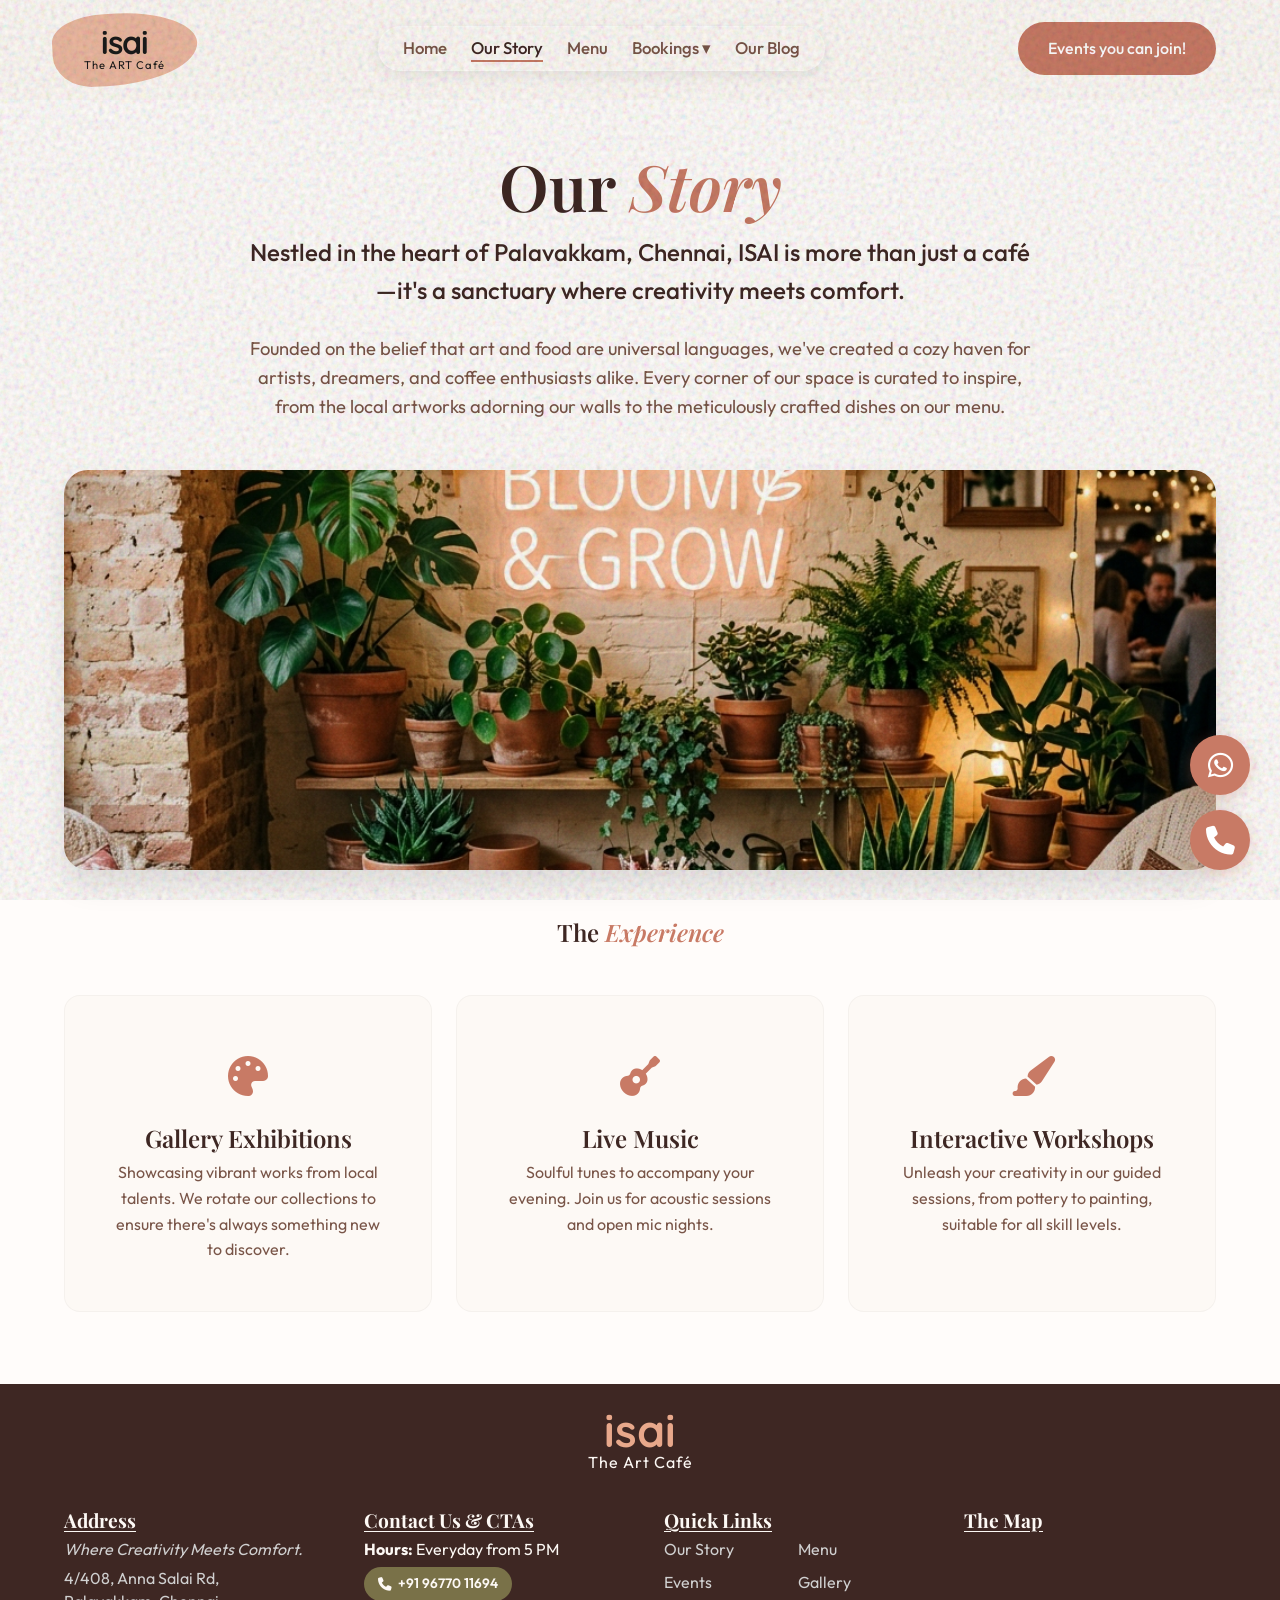
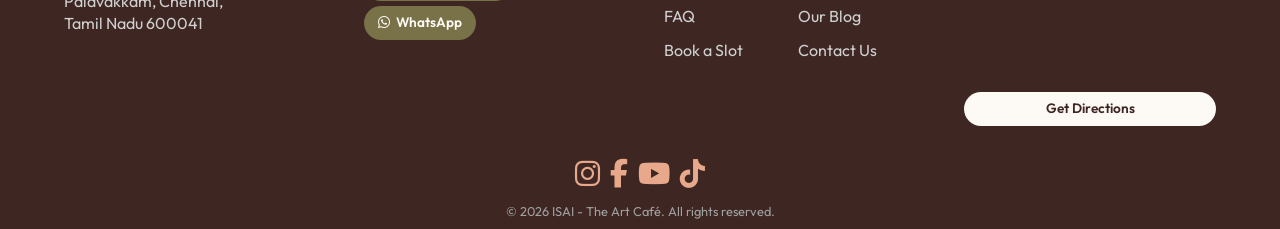
<file: about.html>
<!DOCTYPE html>
<html lang="en">

<head>
    <meta charset="UTF-8">
    <meta name="viewport" content="width=device-width, initial-scale=1.0">
    <title>Our Story | ISAI - The Art Café</title>
    <link rel="preconnect" href="https://fonts.googleapis.com">
    <link rel="preconnect" href="https://fonts.gstatic.com" crossorigin>
    <link href="https://fonts.googleapis.com/css2?family=Outfit:wght@300;400;500;600&family=Playfair+Display:ital,wght@0,400;0,600;0,700;1,400;1,600&family=Quicksand:wght@600;700&display=swap" rel="stylesheet">
    <link rel="stylesheet" href="https://cdnjs.cloudflare.com/ajax/libs/font-awesome/6.4.0/css/all.min.css">
    <link rel="stylesheet" href="style.css">
</head>

<body>
    <div class="texture-overlay" aria-hidden="true"></div>

    <div class="page-wrapper fade-in-scale">
        <div id="navbar-container"></div>

        <main class="page-content">
            <section class="experience-section">
                <div class="section-container">
                    <h1 class="page-title text-center">Our <span class="italic-accent">Story</span></h1>
                    
                    <div class="story-content">
                        <p class="about-copy lead">Nestled in the heart of Palavakkam, Chennai, ISAI is more than just a café—it's a sanctuary where creativity meets comfort.</p>
                        
                        <p class="about-copy">Founded on the belief that art and food are universal languages, we've created a cozy haven for artists, dreamers, and coffee enthusiasts alike. Every corner of our space is curated to inspire, from the local artworks adorning our walls to the meticulously crafted dishes on our menu.</p>
                        
                        <div class="story-image-placeholder mt-lg mb-lg" style="background-image: url('assets/images/gallery_1.png'); height: 400px; background-size: cover; background-position: center; border-radius: var(--radius-lg); box-shadow: 0 15px 30px rgba(0,0,0,0.1);"></div>

                        <h2 class="section-subtitle text-center mb-md">The <span class="italic-accent">Experience</span></h2>
                        <div class="features-grid">
                            <article class="feature-card">
                                <span class="feature-icon" aria-hidden="true"><i class="fa-solid fa-palette"></i></span>
                                <h3>Gallery Exhibitions</h3>
                                <p>Showcasing vibrant works from local talents. We rotate our collections to ensure there's always something new to discover.</p>
                            </article>
                            <article class="feature-card">
                                <span class="feature-icon" aria-hidden="true"><i class="fa-solid fa-guitar"></i></span>
                                <h3>Live Music</h3>
                                <p>Soulful tunes to accompany your evening. Join us for acoustic sessions and open mic nights.</p>
                            </article>
                            <article class="feature-card">
                                <span class="feature-icon" aria-hidden="true"><i class="fa-solid fa-paintbrush"></i></span>
                                <h3>Interactive Workshops</h3>
                                <p>Unleash your creativity in our guided sessions, from pottery to painting, suitable for all skill levels.</p>
                            </article>
                        </div>
                    </div>
                </div>
            </section>
        </main>

        <div id="footer-container"></div>
    </div>

    <script src="script.js"></script>
</body>

</html>
</file>
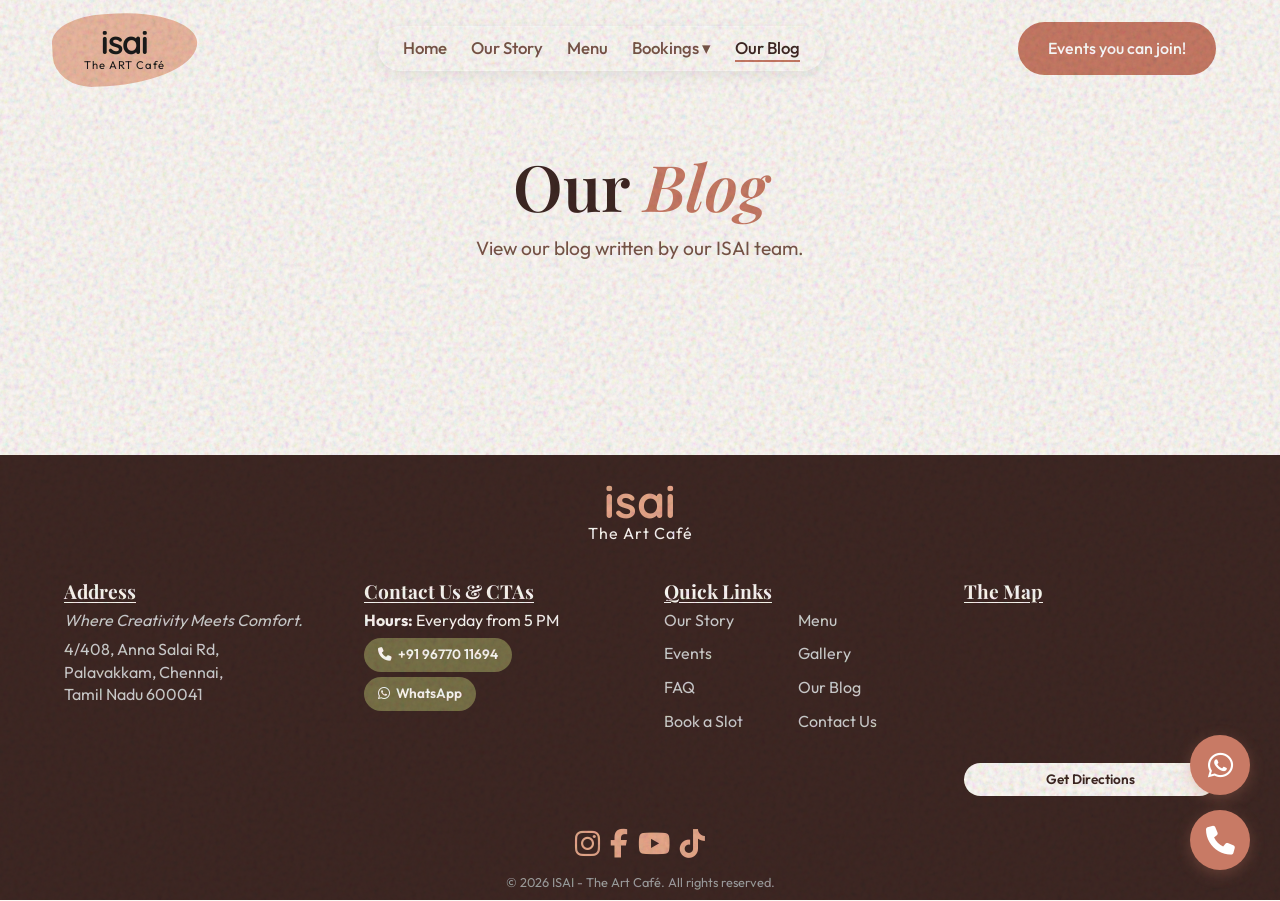
<file: blog.html>
<!DOCTYPE html>
<html lang="en">

<head>
    <meta charset="UTF-8">
    <meta name="viewport" content="width=device-width, initial-scale=1.0">
    <title>Blog | ISAI - The Art Café</title>
    <link rel="preconnect" href="https://fonts.googleapis.com">
    <link rel="preconnect" href="https://fonts.gstatic.com" crossorigin>
    <link
        href="https://fonts.googleapis.com/css2?family=Outfit:wght@300;400;500;600&family=Playfair+Display:ital,wght@0,400;0,600;0,700;1,400;1,600&family=Quicksand:wght@600;700&display=swap"
        rel="stylesheet">
    <link rel="stylesheet" href="https://cdnjs.cloudflare.com/ajax/libs/font-awesome/6.4.0/css/all.min.css">
    <link rel="stylesheet" href="style.css">
</head>

<body>
    <div class="texture-overlay" aria-hidden="true"></div>

    <div class="page-wrapper fade-in-scale">
        <div id="navbar-container"></div>

        <main class="page-content">
            <section class="menu-section bg-cream">
                <div class="section-container">
                    <div class="text-center mb-xl">
                        <h1 class="page-title">Our <span class="italic-accent">Blog</span></h1>
                        <p class="subtitle text-subtle">View our blog written by our ISAI team.</p>
                    </div>
                </div>
            </section>
        </main>

        <div id="footer-container"></div>
    </div>

    <script src="script.js"></script>
</body>

</html>
</file>
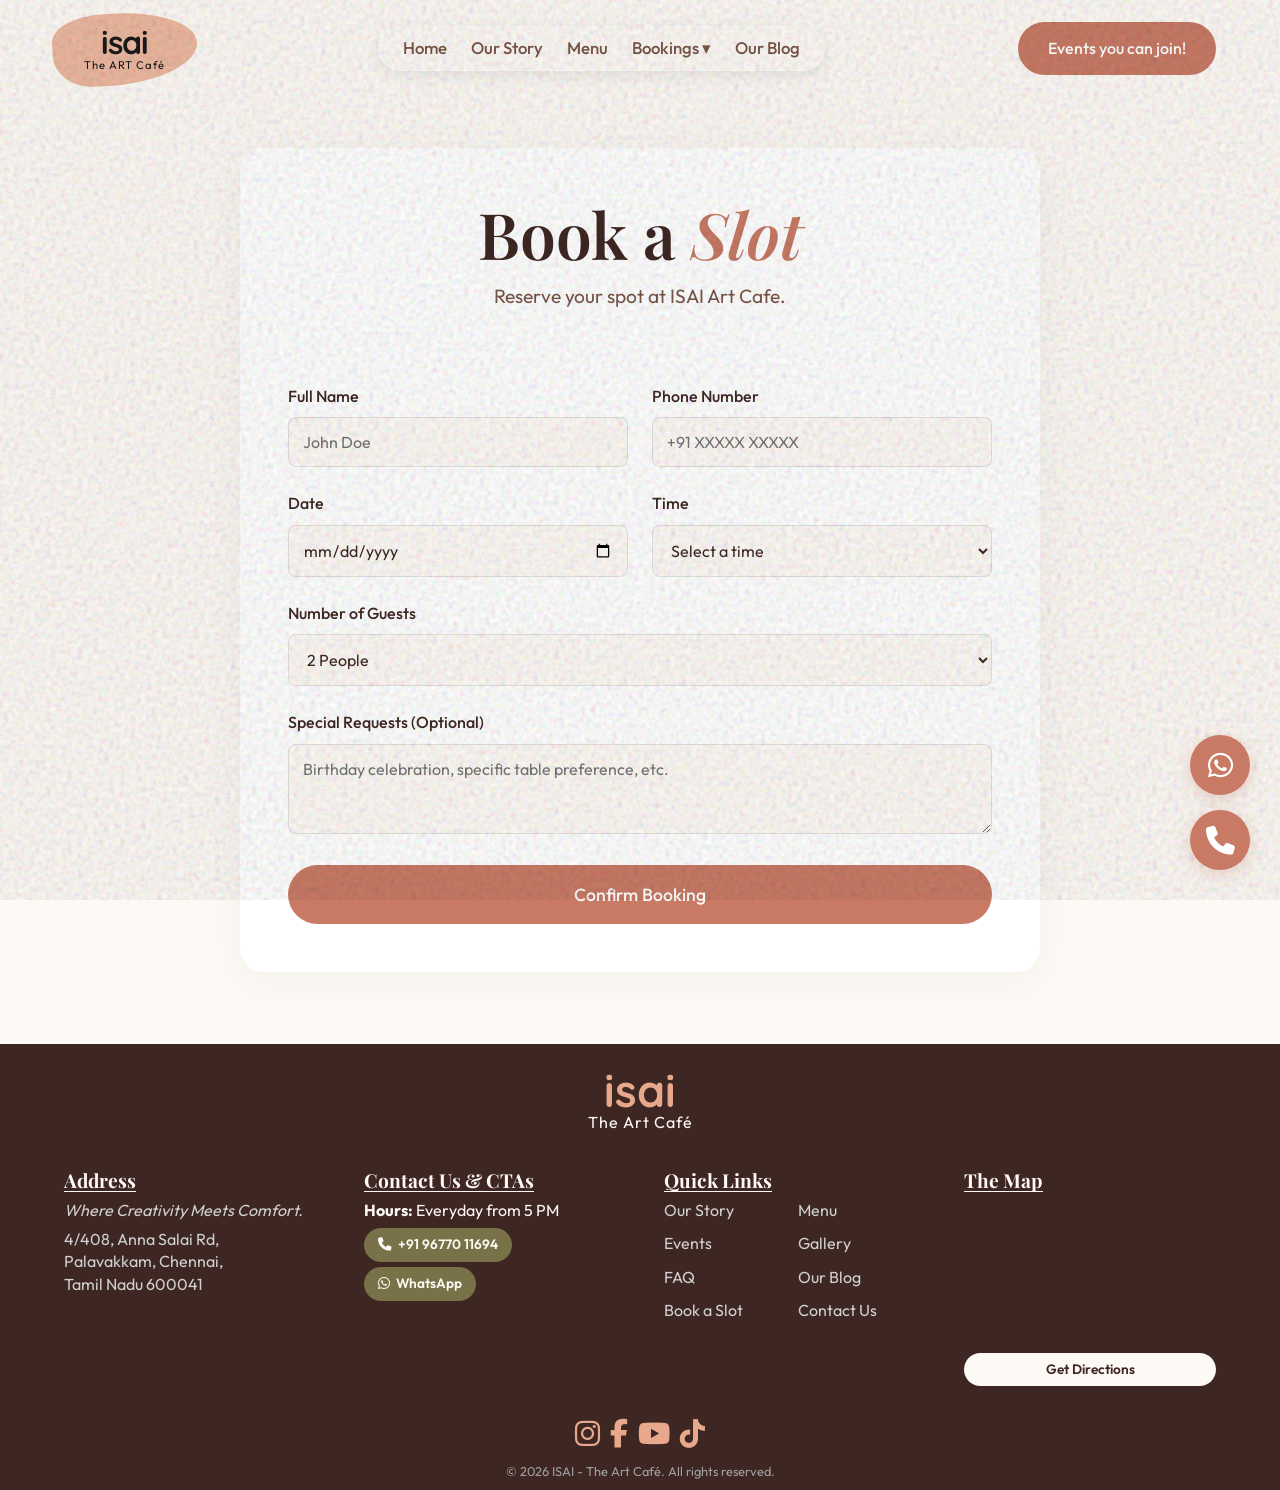
<file: booking.html>
<!DOCTYPE html>
<html lang="en">

<head>
    <meta charset="UTF-8">
    <meta name="viewport" content="width=device-width, initial-scale=1.0">
    <title>Make an Appointment | ISAI - The Art Café</title>
    <link rel="preconnect" href="https://fonts.googleapis.com">
    <link rel="preconnect" href="https://fonts.gstatic.com" crossorigin>
    <link href="https://fonts.googleapis.com/css2?family=Outfit:wght@300;400;500;600&family=Playfair+Display:ital,wght@0,400;0,600;0,700;1,400;1,600&family=Quicksand:wght@600;700&display=swap" rel="stylesheet">
    <link rel="stylesheet" href="https://cdnjs.cloudflare.com/ajax/libs/font-awesome/6.4.0/css/all.min.css">
    <link rel="stylesheet" href="style.css">
</head>

<body>
    <div class="texture-overlay" aria-hidden="true"></div>

    <div class="page-wrapper fade-in-scale">
        <div id="navbar-container"></div>

        <main class="page-content">
            <section class="booking-section bg-cream">
                <div class="section-container">
                    <div class="booking-wrapper">
                        <div class="text-center mb-xl">
                            <h1 class="page-title">Book a <span class="italic-accent">Slot</span></h1>
                            <p class="subtitle text-subtle">Reserve your spot at ISAI Art Cafe.</p>
                        </div>

                        <form action="#" method="POST" class="booking-form" id="bookingForm">
                            <div class="form-row">
                                <div class="form-group half-width">
                                    <label for="book-name">Full Name</label>
                                    <input type="text" id="book-name" required placeholder="John Doe">
                                </div>
                                <div class="form-group half-width">
                                    <label for="book-phone">Phone Number</label>
                                    <input type="tel" id="book-phone" required placeholder="+91 XXXXX XXXXX">
                                </div>
                            </div>
                            
                            <div class="form-row">
                                <div class="form-group half-width">
                                    <label for="book-date">Date</label>
                                    <input type="date" id="book-date" required>
                                </div>
                                <div class="form-group half-width">
                                    <label for="book-time">Time</label>
                                    <select id="book-time" required>
                                        <option value="" disabled selected>Select a time</option>
                                        <option value="17:00">5:00 PM</option>
                                        <option value="18:00">6:00 PM</option>
                                        <option value="19:00">7:00 PM</option>
                                        <option value="20:00">8:00 PM</option>
                                        <option value="21:00">9:00 PM</option>
                                        <option value="22:00">10:00 PM</option>
                                    </select>
                                </div>
                            </div>

                            <div class="form-group">
                                <label for="book-guests">Number of Guests</label>
                                <select id="book-guests" required>
                                    <option value="1">1 Person</option>
                                    <option value="2" selected>2 People</option>
                                    <option value="3">3 People</option>
                                    <option value="4">4 People</option>
                                    <option value="5">5 People</option>
                                    <option value="6">6+ People (Contact us)</option>
                                </select>
                            </div>

                            <div class="form-group">
                                <label for="book-special">Special Requests (Optional)</label>
                                <textarea id="book-special" rows="3" placeholder="Birthday celebration, specific table preference, etc."></textarea>
                            </div>

                            <button type="submit" class="btn btn-primary w-100 btn-large">Confirm Booking</button>
                        </form>
                    </div>
                </div>
            </section>
        </main>

        <div id="footer-container"></div>
    </div>

    <script src="script.js"></script>
    <script>
        // Simple client-side validation to ensure date is in the future
        document.addEventListener('DOMContentLoaded', () => {
            const dateInput = document.getElementById('book-date');
            if(dateInput) {
                const today = new Date().toISOString().split('T')[0];
                dateInput.setAttribute('min', today);
            }
            
            const form = document.getElementById('bookingForm');
            if(form) {
                form.addEventListener('submit', (e) => {
                    e.preventDefault();
                    alert('Thank you! Your booking request has been received. We will contact you shortly to confirm.');
                    form.reset();
                });
            }
        });
    </script>
</body>

</html>
</file>
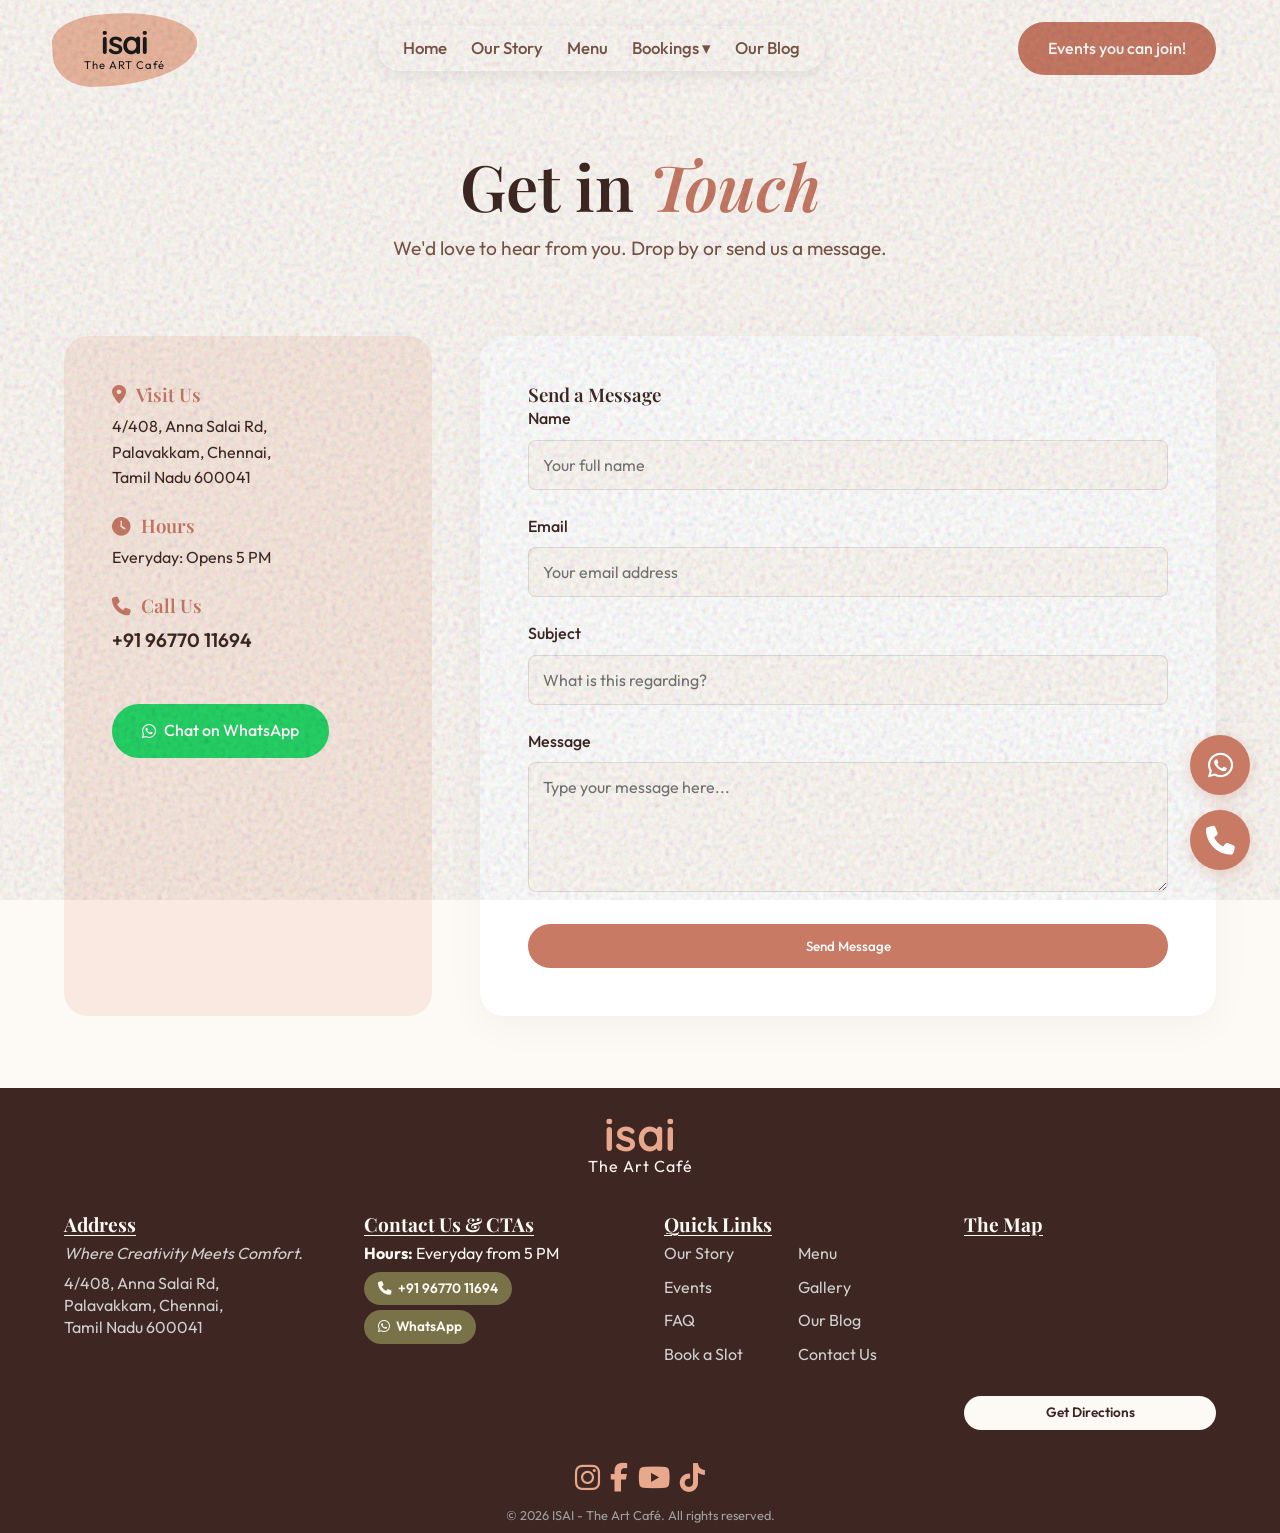
<file: contact.html>
<!DOCTYPE html>
<html lang="en">

<head>
    <meta charset="UTF-8">
    <meta name="viewport" content="width=device-width, initial-scale=1.0">
    <title>Contact Us | ISAI - The Art Café</title>
    <link rel="preconnect" href="https://fonts.googleapis.com">
    <link rel="preconnect" href="https://fonts.gstatic.com" crossorigin>
    <link href="https://fonts.googleapis.com/css2?family=Outfit:wght@300;400;500;600&family=Playfair+Display:ital,wght@0,400;0,600;0,700;1,400;1,600&family=Quicksand:wght@600;700&display=swap" rel="stylesheet">
    <link rel="stylesheet" href="https://cdnjs.cloudflare.com/ajax/libs/font-awesome/6.4.0/css/all.min.css">
    <link rel="stylesheet" href="style.css">
</head>

<body>
    <div class="texture-overlay" aria-hidden="true"></div>

    <div class="page-wrapper fade-in-scale">
        <div id="navbar-container"></div>

        <main class="page-content">
            <section class="contact-section">
                <div class="section-container">
                    <div class="text-center mb-xl">
                        <h1 class="page-title">Get in <span class="italic-accent">Touch</span></h1>
                        <p class="subtitle text-subtle">We'd love to hear from you. Drop by or send us a message.</p>
                    </div>

                    <div class="contact-grid">
                        <div class="contact-info-card">
                            <h3><i class="fa-solid fa-location-dot"></i> Visit Us</h3>
                            <p>4/408, Anna Salai Rd,<br> Palavakkam, Chennai,<br> Tamil Nadu 600041</p>
                            
                            <h3 class="mt-md"><i class="fa-solid fa-clock"></i> Hours</h3>
                            <p>Everyday: Opens 5 PM</p>
                            
                            <h3 class="mt-md"><i class="fa-solid fa-phone"></i> Call Us</h3>
                            <p><a href="tel:+919677011694" class="contact-link">+91 96770 11694</a></p>

                            <div class="whatsapp-cta mt-lg">
                                <a href="https://wa.me/919677011694" target="_blank" class="btn btn-whatsapp">
                                    <i class="fa-brands fa-whatsapp"></i> Chat on WhatsApp
                                </a>
                            </div>
                        </div>

                        <div class="contact-form-wrapper">
                            <h3>Send a Message</h3>
                            <form action="#" method="POST" class="contact-form">
                                <div class="form-group">
                                    <label for="name">Name</label>
                                    <input type="text" id="name" name="name" required placeholder="Your full name">
                                </div>
                                <div class="form-group">
                                    <label for="email">Email</label>
                                    <input type="email" id="email" name="email" required placeholder="Your email address">
                                </div>
                                <div class="form-group">
                                    <label for="subject">Subject</label>
                                    <input type="text" id="subject" name="subject" required placeholder="What is this regarding?">
                                </div>
                                <div class="form-group">
                                    <label for="message">Message</label>
                                    <textarea id="message" name="message" rows="5" required placeholder="Type your message here..."></textarea>
                                </div>
                                <button type="submit" class="btn btn-primary w-100">Send Message</button>
                            </form>
                        </div>
                    </div>
                </div>
            </section>
        </main>

        <div id="footer-container"></div>
    </div>

    <script src="script.js"></script>
</body>

</html>
</file>
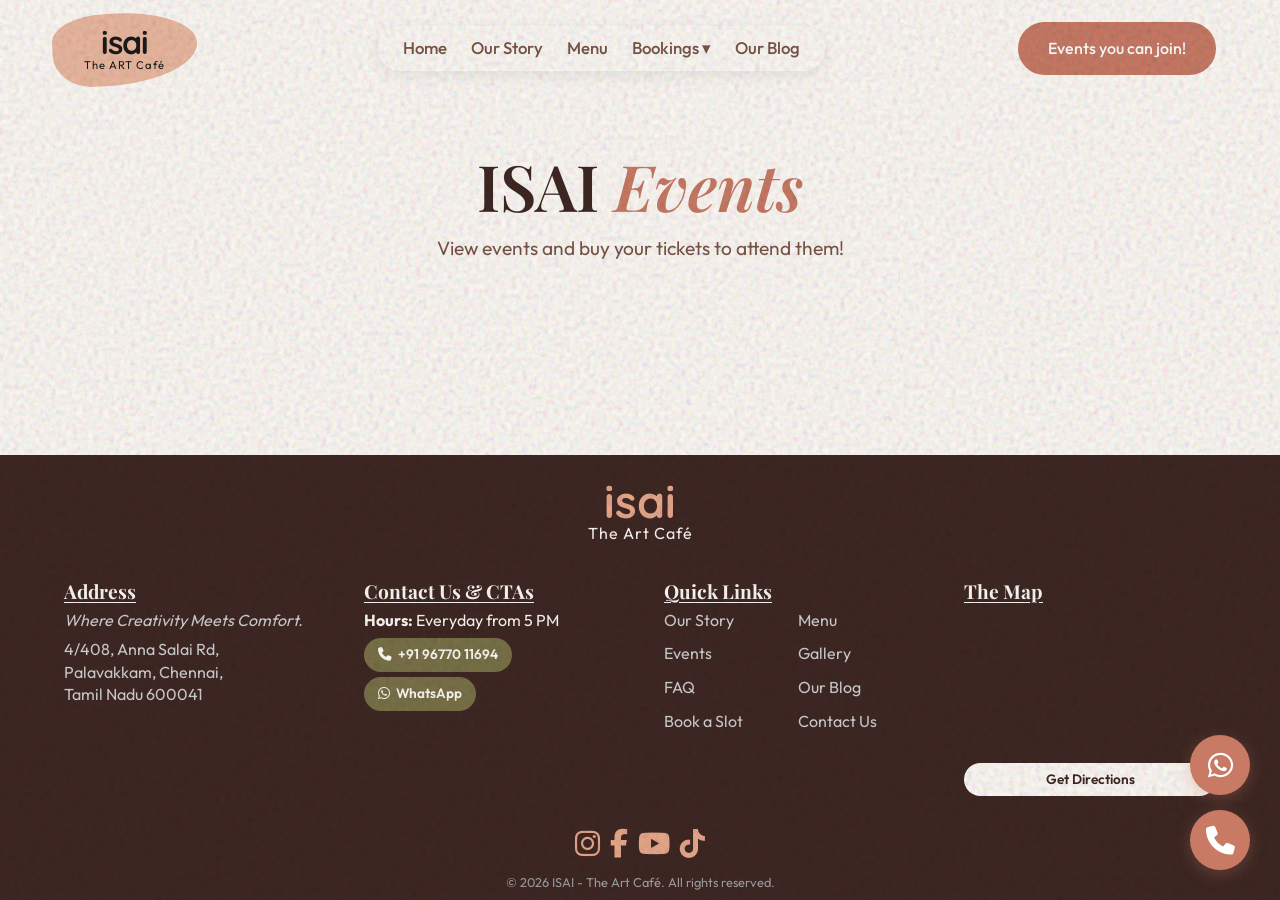
<file: events.html>
<!DOCTYPE html>
<html lang="en">

<head>
    <meta charset="UTF-8">
    <meta name="viewport" content="width=device-width, initial-scale=1.0">
    <title>Events | ISAI - The Art Café</title>
    <link rel="preconnect" href="https://fonts.googleapis.com">
    <link rel="preconnect" href="https://fonts.gstatic.com" crossorigin>
    <link
        href="https://fonts.googleapis.com/css2?family=Outfit:wght@300;400;500;600&family=Playfair+Display:ital,wght@0,400;0,600;0,700;1,400;1,600&family=Quicksand:wght@600;700&display=swap"
        rel="stylesheet">
    <link rel="stylesheet" href="https://cdnjs.cloudflare.com/ajax/libs/font-awesome/6.4.0/css/all.min.css">
    <link rel="stylesheet" href="style.css">
</head>

<body>
    <div class="texture-overlay" aria-hidden="true"></div>

    <div class="page-wrapper fade-in-scale">
        <div id="navbar-container"></div>

        <main class="page-content">
            <section class="menu-section bg-cream">
                <div class="section-container">
                    <div class="text-center mb-xl">
                        <h1 class="page-title">ISAI <span class="italic-accent">Events</span></h1>
                        <p class="subtitle text-subtle">View events and buy your tickets to attend them!</p>
                    </div>
                </div>
            </section>
        </main>

        <div id="footer-container"></div>
    </div>

    <script src="script.js"></script>
</body>

</html>
</file>
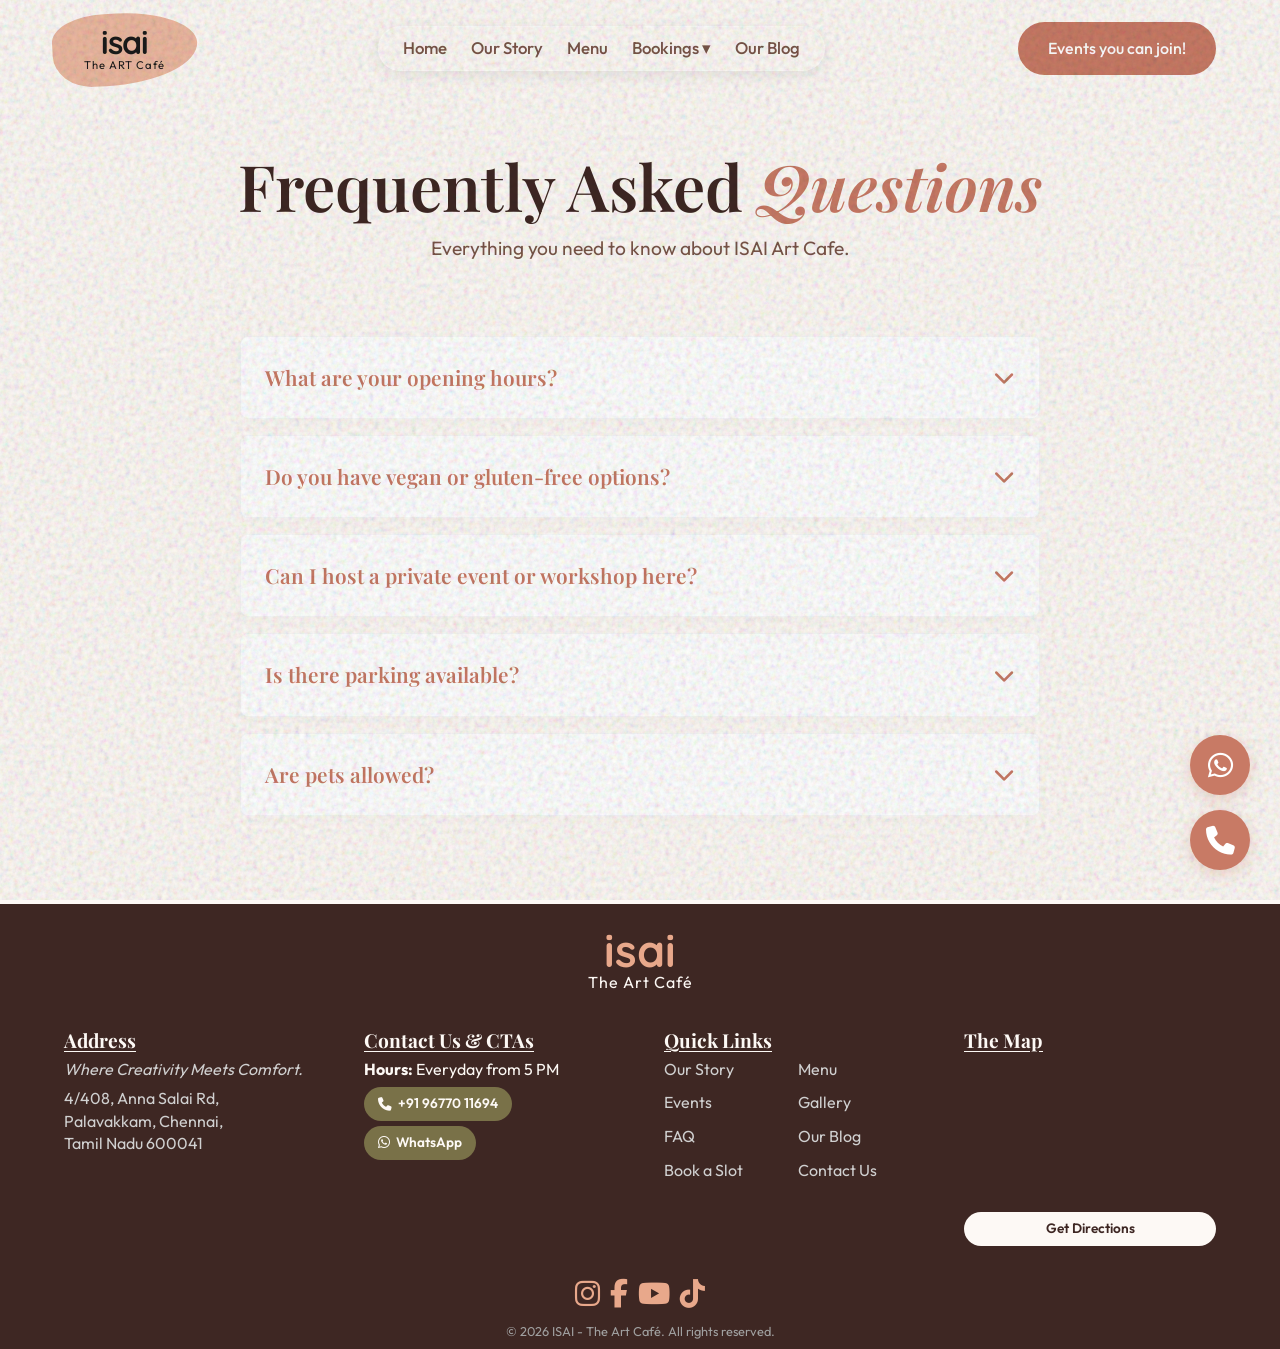
<file: faq.html>
<!DOCTYPE html>
<html lang="en">

<head>
    <meta charset="UTF-8">
    <meta name="viewport" content="width=device-width, initial-scale=1.0">
    <title>FAQ | ISAI - The Art Café</title>
    <link rel="preconnect" href="https://fonts.googleapis.com">
    <link rel="preconnect" href="https://fonts.gstatic.com" crossorigin>
    <link href="https://fonts.googleapis.com/css2?family=Outfit:wght@300;400;500;600&family=Playfair+Display:ital,wght@0,400;0,600;0,700;1,400;1,600&family=Quicksand:wght@600;700&display=swap" rel="stylesheet">
    <link rel="stylesheet" href="https://cdnjs.cloudflare.com/ajax/libs/font-awesome/6.4.0/css/all.min.css">
    <link rel="stylesheet" href="style.css">
</head>

<body>
    <div class="texture-overlay" aria-hidden="true"></div>

    <div class="page-wrapper fade-in-scale">
        <div id="navbar-container"></div>

        <main class="page-content">
            <section class="faq-section bg-cream">
                <div class="section-container">
                    <div class="text-center mb-xl">
                        <h1 class="page-title">Frequently Asked <span class="italic-accent">Questions</span></h1>
                        <p class="subtitle text-subtle">Everything you need to know about ISAI Art Cafe.</p>
                    </div>

                    <div class="faq-container">
                        <div class="faq-item">
                            <div class="faq-question">
                                What are your opening hours?
                                <i class="fa-solid fa-chevron-down"></i>
                            </div>
                            <div class="faq-answer">
                                We are open everyday starting from 5:00 PM until 11:00 PM. We recommend booking a slot in advance for weekends!
                            </div>
                        </div>

                        <div class="faq-item">
                            <div class="faq-question">
                                Do you have vegan or gluten-free options?
                                <i class="fa-solid fa-chevron-down"></i>
                            </div>
                            <div class="faq-answer">
                                Yes! While our signature dishes include meat and dairy, we offer several delicious vegan and gluten-free alternatives upon request. Just ask your server.
                            </div>
                        </div>

                        <div class="faq-item">
                            <div class="faq-question">
                                Can I host a private event or workshop here?
                                <i class="fa-solid fa-chevron-down"></i>
                            </div>
                            <div class="faq-answer">
                                Absolutely! ISAI is the perfect venue for creative workshops, intimate gatherings, and acoustic sessions. Please contact us via WhatsApp or our Contact page to discuss your event.
                            </div>
                        </div>

                        <div class="faq-item">
                            <div class="faq-question">
                                Is there parking available?
                                <i class="fa-solid fa-chevron-down"></i>
                            </div>
                            <div class="faq-answer">
                                We have limited parking right in front of the cafe, but there is plenty of street parking available on Anna Salai Road in Palavakkam.
                            </div>
                        </div>

                        <div class="faq-item">
                            <div class="faq-question">
                                Are pets allowed?
                                <i class="fa-solid fa-chevron-down"></i>
                            </div>
                            <div class="faq-answer">
                                Yes, we are a pet-friendly cafe! We just ask that your furry friends remain well-behaved and stay in the designated outdoor/patio seating areas.
                            </div>
                        </div>
                    </div>
                </div>
            </section>
        </main>

        <div id="footer-container"></div>
    </div>

    <script src="script.js"></script>
    <script>
        // Simple script for FAQ accordion functionality
        document.addEventListener('DOMContentLoaded', () => {
            const faqItems = document.querySelectorAll('.faq-item');
            
            faqItems.forEach(item => {
                const question = item.querySelector('.faq-question');
                question.addEventListener('click', () => {
                    // Toggle the active class on the clicked item
                    const isActive = item.classList.contains('active');
                    
                    // Close all items (optional: if you want only one open at a time)
                    faqItems.forEach(i => {
                        i.classList.remove('active');
                        i.querySelector('.fa-chevron-down').style.transform = 'rotate(0deg)';
                    });
                    
                    // Open the clicked item if it wasn't already active
                    if (!isActive) {
                        item.classList.add('active');
                        item.querySelector('.fa-chevron-down').style.transform = 'rotate(180deg)';
                    }
                });
            });
        });
    </script>
</body>

</html>
</file>
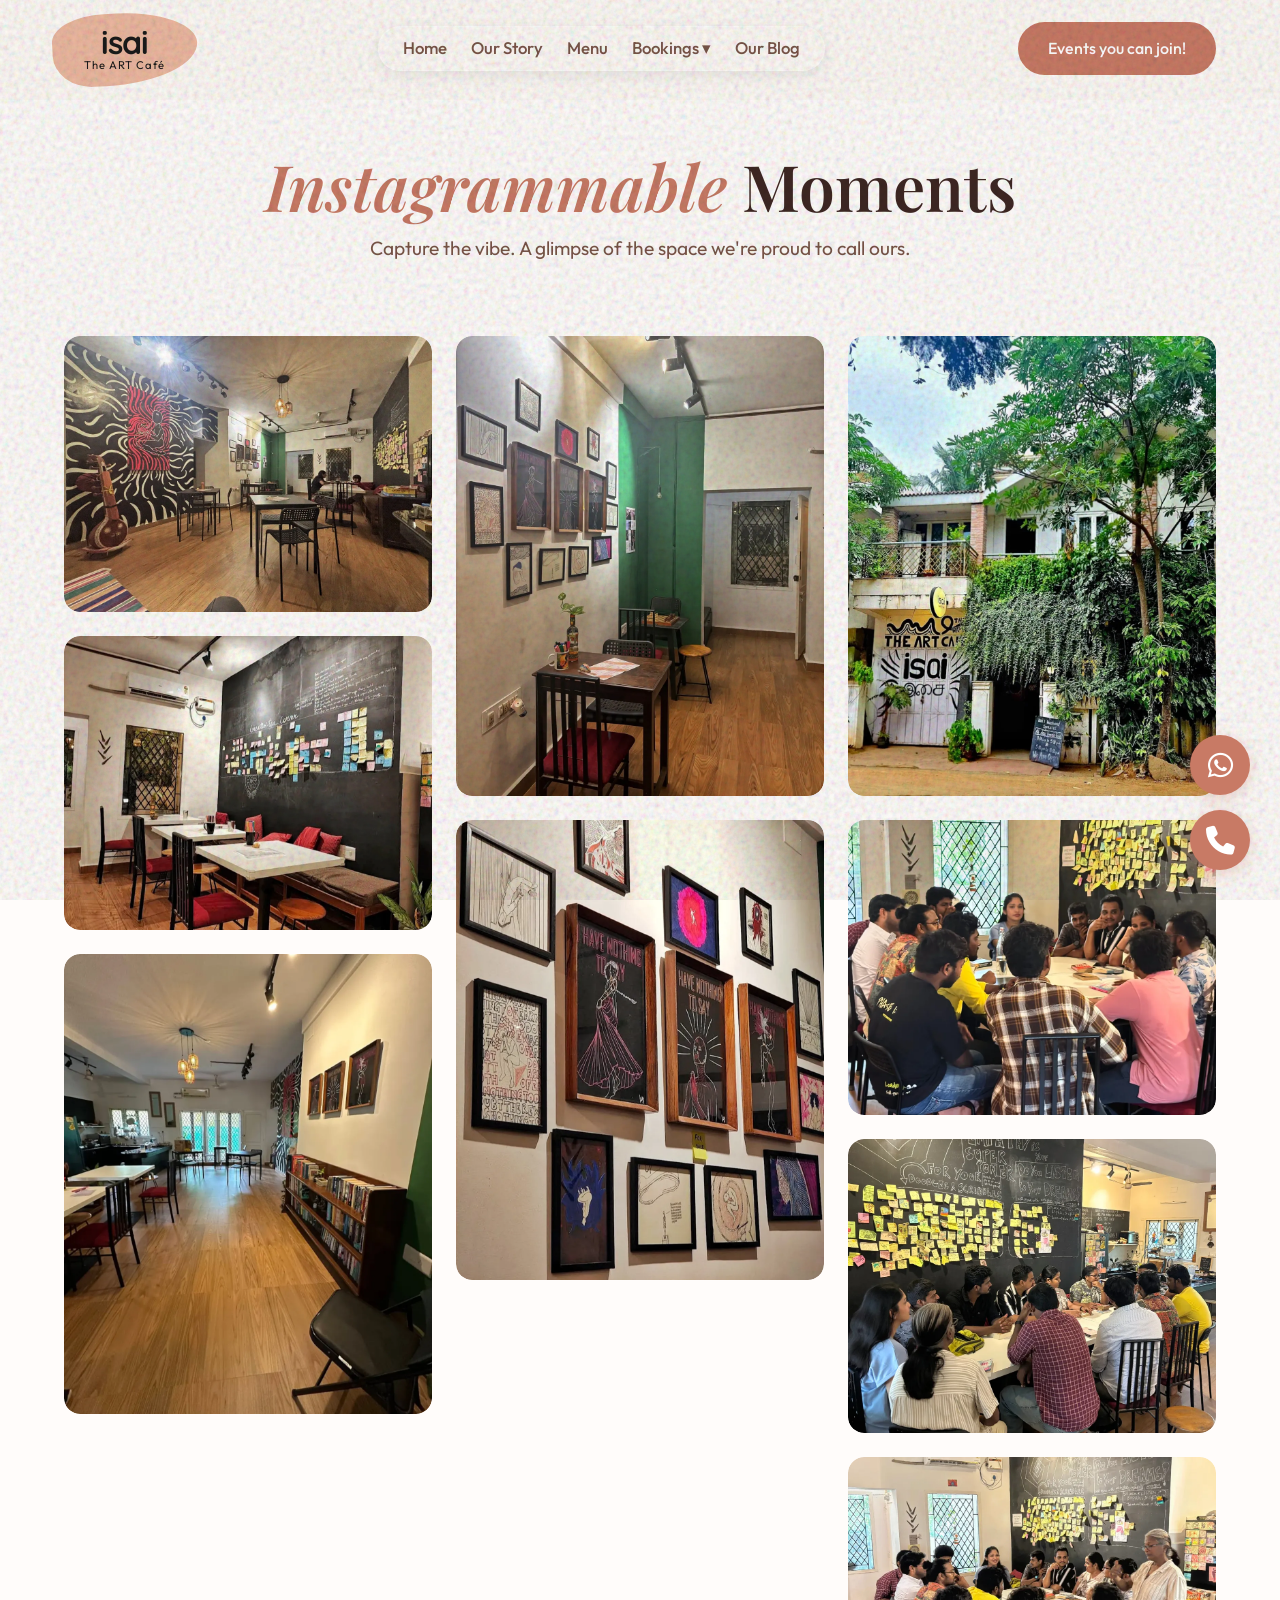
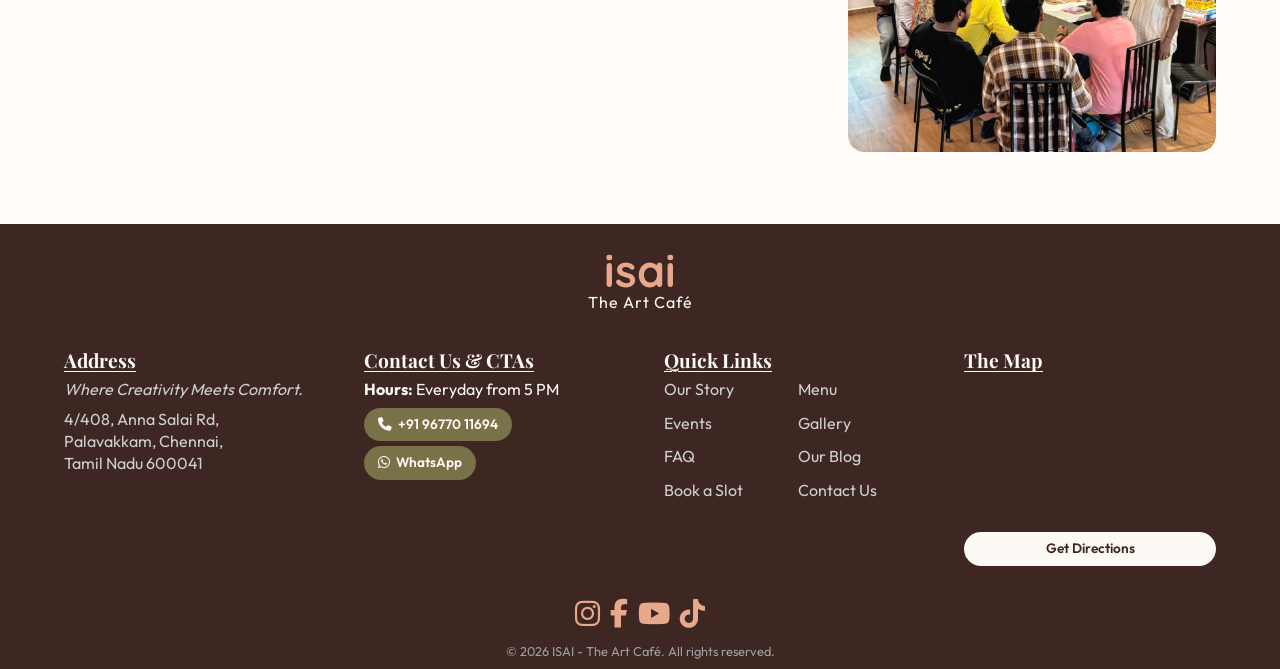
<file: gallery.html>
<!DOCTYPE html>
<html lang="en">

<head>
    <meta charset="UTF-8">
    <meta name="viewport" content="width=device-width, initial-scale=1.0">
    <title>Gallery | ISAI - The Art Café</title>
    <link rel="preconnect" href="https://fonts.googleapis.com">
    <link rel="preconnect" href="https://fonts.gstatic.com" crossorigin>
    <link
        href="https://fonts.googleapis.com/css2?family=Outfit:wght@300;400;500;600&family=Playfair+Display:ital,wght@0,400;0,600;0,700;1,400;1,600&family=Quicksand:wght@600;700&display=swap"
        rel="stylesheet">
    <link rel="stylesheet" href="https://cdnjs.cloudflare.com/ajax/libs/font-awesome/6.4.0/css/all.min.css">
    <link rel="stylesheet" href="style.css">
</head>

<body>
    <div class="texture-overlay" aria-hidden="true"></div>

    <div class="page-wrapper fade-in-scale">
        <div id="navbar-container"></div>

        <main class="page-content">
            <section class="gallery-section">
                <div class="section-container">
                    <div class="text-center mb-xl">
                        <h1 class="page-title"><span class="italic-accent">Instagrammable</span> Moments</h1>
                        <p class="subtitle text-subtle">Capture the vibe. A glimpse of the space we're proud to call
                            ours.</p>
                    </div>

                    <div class="masonry-grid">
                        <div class="gallery-item">
                            <img src="gallery/A%20glimpse%20of%20the%20space%20were%20proud%20to%20call%20ours.%20-)%20%23isaitheartcafe%20(1).webp"
                                alt="Cafe Space">
                        </div>
                        <div class="gallery-item">
                            <img src="gallery/A%20glimpse%20of%20the%20space%20were%20proud%20to%20call%20ours.%20-)%20%23isaitheartcafe%20(2).webp"
                                alt="Cafe Space">
                        </div>
                        <div class="gallery-item">
                            <img src="gallery/A%20glimpse%20of%20the%20space%20were%20proud%20to%20call%20ours.%20-)%20%23isaitheartcafe%20(3).webp"
                                alt="Cafe Space">
                        </div>
                        <div class="gallery-item">
                            <img src="gallery/A%20glimpse%20of%20the%20space%20were%20proud%20to%20call%20ours.%20-)%20%23isaitheartcafe%20(4).webp"
                                alt="Cafe Space">
                        </div>
                        <div class="gallery-item">
                            <img src="gallery/A%20glimpse%20of%20the%20space%20were%20proud%20to%20call%20ours.%20-)%20%23isaitheartcafe%20(5).webp"
                                alt="Cafe Space">
                        </div>
                        <div class="gallery-item">
                            <img src="gallery/A%20glimpse%20of%20the%20space%20were%20proud%20to%20call%20ours.%20-)%20%23isaitheartcafe.webp"
                                alt="Cafe Space">
                        </div>
                        <div class="gallery-item">
                            <img src="gallery/Isais%20monthly%20bookmeet%20with%20@swapbookofficial,%20discussing%20the%20best%20books%20with%20the%20best%20people.%20(1).webp"
                                alt="Bookmeet Event">
                        </div>
                        <div class="gallery-item">
                            <img src="gallery/Isais%20monthly%20bookmeet%20with%20@swapbookofficial,%20discussing%20the%20best%20books%20with%20the%20best%20people.%20(2).webp"
                                alt="Bookmeet Event">
                        </div>
                        <div class="gallery-item">
                            <img src="gallery/Isais%20monthly%20bookmeet%20with%20@swapbookofficial,%20discussing%20the%20best%20books%20with%20the%20best%20people..webp"
                                alt="Bookmeet Event">
                        </div>
                    </div>
                </div>
            </section>
        </main>

        <div id="footer-container"></div>
    </div>

    <script src="script.js"></script>
</body>

</html>
</file>
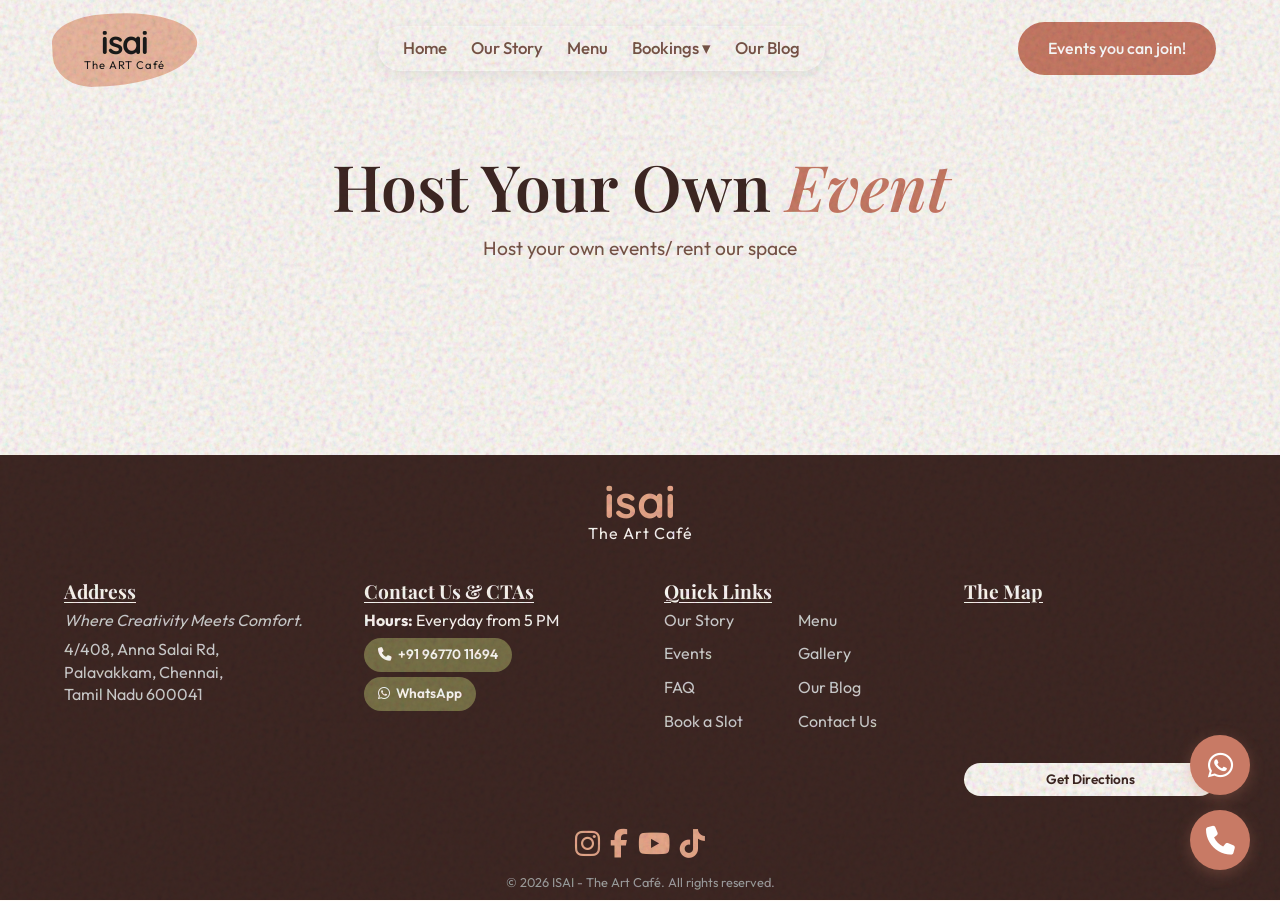
<file: host-event.html>
<!DOCTYPE html>
<html lang="en">

<head>
    <meta charset="UTF-8">
    <meta name="viewport" content="width=device-width, initial-scale=1.0">
    <title>Host Event | ISAI - The Art Café</title>
    <link rel="preconnect" href="https://fonts.googleapis.com">
    <link rel="preconnect" href="https://fonts.gstatic.com" crossorigin>
    <link
        href="https://fonts.googleapis.com/css2?family=Outfit:wght@300;400;500;600&family=Playfair+Display:ital,wght@0,400;0,600;0,700;1,400;1,600&family=Quicksand:wght@600;700&display=swap"
        rel="stylesheet">
    <link rel="stylesheet" href="https://cdnjs.cloudflare.com/ajax/libs/font-awesome/6.4.0/css/all.min.css">
    <link rel="stylesheet" href="style.css">
</head>

<body>
    <div class="texture-overlay" aria-hidden="true"></div>

    <div class="page-wrapper fade-in-scale">
        <div id="navbar-container"></div>

        <main class="page-content">
            <section class="menu-section bg-cream">
                <div class="section-container">
                    <div class="text-center mb-xl">
                        <h1 class="page-title">Host Your Own <span class="italic-accent">Event</span></h1>
                        <p class="subtitle text-subtle">Host your own events/ rent our space</p>
                    </div>
                </div>
            </section>
        </main>

        <div id="footer-container"></div>
    </div>

    <script src="script.js"></script>
</body>

</html>
</file>
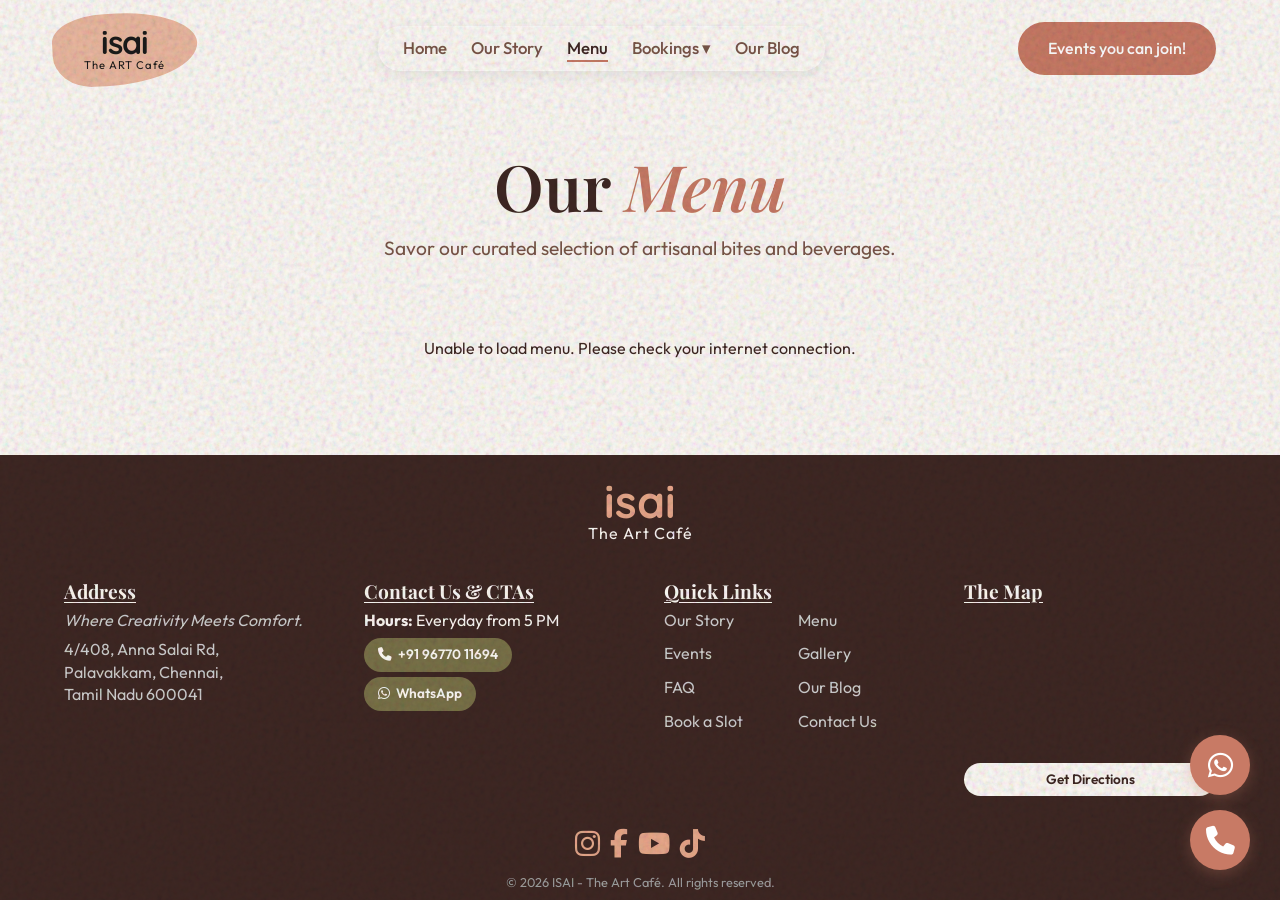
<file: menu.html>
<!DOCTYPE html>
<html lang="en">

<head>
    <meta charset="UTF-8">
    <meta name="viewport" content="width=device-width, initial-scale=1.0">
    <title>Menu | ISAI - The Art Café</title>
    <link rel="preconnect" href="https://fonts.googleapis.com">
    <link rel="preconnect" href="https://fonts.gstatic.com" crossorigin>
    <link
        href="https://fonts.googleapis.com/css2?family=Outfit:wght@300;400;500;600&family=Playfair+Display:ital,wght@0,400;0,600;0,700;1,400;1,600&family=Quicksand:wght@600;700&display=swap"
        rel="stylesheet">
    <link rel="stylesheet" href="https://cdnjs.cloudflare.com/ajax/libs/font-awesome/6.4.0/css/all.min.css">
    <link rel="stylesheet" href="style.css">
</head>

<body>
    <div class="texture-overlay" aria-hidden="true"></div>

    <div class="page-wrapper fade-in-scale">
        <div id="navbar-container"></div>

        <main class="page-content">
            <section class="menu-section bg-cream">
                <div class="section-container">
                    <div class="text-center mb-xl">
                        <h1 class="page-title">Our <span class="italic-accent">Menu</span></h1>
                        <p class="subtitle text-subtle">Savor our curated selection of artisanal bites and beverages.
                        </p>
                    </div>

                    <div id="menu-grid">
                        <!-- Menu items will be injected here via JavaScript with AI generated images (to be replaced annually by actual photos) -->
                    </div>
                </div>
            </section>
        </main>

        <div id="footer-container"></div>
    </div>

    <script src="script.js"></script>
</body>

</html>
</file>
<file: style.css>
/* ==========================================================================
   CSS VARIABLES & DESIGN SYSTEM (Warm Cafe Vibe)
   ========================================================================== */
:root {
    --brand-primary: #C87A65;
    /* Warm Terracotta */
    --brand-accent: #E8A88B;
    /* Soft Peach/Pink */
    --brand-accent-light: rgba(232, 168, 139, 0.2);
    --bg-cream: #FDF9F5;
    /* Warm Cream */
    --bg-warm-white: #FFFCFA;
    /* Even softer white */
    --text-main: #3E2723;
    /* Deep Coffee Brown */
    --text-subtle: #795548;
    /* Warm Gray/Brown */
    --white: #FFFFFF;
    --black: #1A1A1A;

    --font-heading: 'Playfair Display', serif;
    --font-body: 'Outfit', sans-serif;
    --font-logo: 'Quicksand', sans-serif;

    --spacing-xs: 0.5rem;
    --spacing-sm: 1rem;
    --spacing-md: 1.5rem;
    --spacing-lg: 3rem;
    --spacing-xl: 4.5rem;

    --radius-sm: 8px;
    --radius-md: 16px;
    --radius-lg: 24px;

    --transition-smooth: all 0.4s cubic-bezier(0.25, 0.8, 0.25, 1);
}

/* ==========================================================================
   RESET & BASE STYLES
   ========================================================================== */
*,
*::before,
*::after {
    box-sizing: border-box;
    margin: 0;
    padding: 0;
}

html {
    scroll-behavior: smooth;
    font-size: 16px;
}

body {
    font-family: var(--font-body);
    background-color: var(--bg-cream);
    color: var(--text-main);
    line-height: 1.6;
    overflow-x: hidden;
    position: relative;
    display: flex;
    flex-direction: column;
    min-height: 100vh;
}

/* Utilities */
.text-center {
    text-align: center;
}

.text-subtle {
    color: var(--text-subtle);
}

.bg-cream {
    background-color: var(--bg-cream);
}

.mt-sm {
    margin-top: var(--spacing-sm);
}

.mt-md {
    margin-top: var(--spacing-md);
}

.mt-lg {
    margin-top: var(--spacing-lg);
}

.mb-sm {
    margin-bottom: var(--spacing-sm);
}

.mb-md {
    margin-bottom: var(--spacing-md);
}

.mb-lg {
    margin-bottom: var(--spacing-lg);
}

.mb-xl {
    margin-bottom: var(--spacing-xl);
}

.w-100 {
    width: 100%;
}

/* Texture Overlay */
.texture-overlay {
    position: fixed;
    top: 0;
    left: 0;
    width: 100vw;
    height: 100vh;
    pointer-events: none;
    z-index: 9999;
    opacity: 0.35;
    background-image: url("data:image/svg+xml,%3Csvg viewBox='0 0 200 200' xmlns='http://www.w3.org/2000/svg'%3E%3Cfilter id='noiseFilter'%3E%3CfeTurbulence type='fractalNoise' baseFrequency='0.85' numOctaves='3' stitchTiles='stitch'/%3E%3C/filter%3E%3Crect width='100%25' height='100%25' filter='url(%23noiseFilter)'/%3E%3C/svg%3E");
    mix-blend-mode: multiply;
}

.page-wrapper {
    flex: 1;
    display: flex;
    flex-direction: column;
}

.page-content {
    flex: 1;
    padding-top: 100px;
    /* Offset for fixed navbar */
}

/* Typography */
h1,
h2,
h3,
h4 {
    font-family: var(--font-heading);
    font-weight: 600;
    line-height: 1.2;
    color: var(--text-main);
}

.italic-accent {
    font-style: italic;
    color: var(--brand-primary);
}

a {
    color: inherit;
    text-decoration: none;
    transition: var(--transition-smooth);
}

img,
iframe {
    max-width: 100%;
    height: auto;
    display: block;
}

/* Animations */
@keyframes fadeInScale {
    0% {
        opacity: 0;
        transform: scale(0.98) translateY(10px);
    }

    100% {
        opacity: 1;
        transform: scale(1) translateY(0);
    }
}

@keyframes fadeOutScale {
    0% {
        opacity: 1;
        transform: scale(1) translateY(0);
    }

    100% {
        opacity: 0;
        transform: scale(0.98) translateY(-10px);
    }
}

.fade-in-scale {
    animation: fadeInScale 0.6s cubic-bezier(0.16, 1, 0.3, 1) forwards;
}

.fade-out-scale {
    animation: fadeOutScale 0.4s cubic-bezier(0.16, 1, 0.3, 1) forwards;
}

/* ==========================================================================
   PAGE TRANSITION OVERLAY
   ========================================================================== */
.transition-overlay {
    position: fixed;
    top: 0;
    left: 0;
    width: 100vw;
    height: 100vh;
    background-color: var(--bg-cream);
    z-index: 999999;
    display: flex;
    justify-content: center;
    align-items: center;
    opacity: 1;
    pointer-events: none;
    /* Prevents blocking clicks when invisible */
    transition: opacity 0.4s cubic-bezier(0.25, 0.8, 0.25, 1);
}

.transition-overlay.hidden {
    opacity: 0;
}

.transition-overlay .lg-logo {
    font-size: 5rem;
    padding: 20px 40px;
    animation: pulseLogo 1.5s infinite ease-in-out;
}

@keyframes pulseLogo {
    0% {
        transform: scale(1);
    }

    50% {
        transform: scale(1.05);
    }

    100% {
        transform: scale(1);
    }
}

/* Container */
.section-container {
    width: 90%;
    max-width: 1200px;
    margin: 0 auto;
}

/* Buttons */
.btn {
    display: inline-block;
    padding: 12px 28px;
    font-family: var(--font-body);
    font-weight: 500;
    border-radius: 50px;
    cursor: pointer;
    text-align: center;
    border: 2px solid transparent;
    transition: var(--transition-smooth);
}

.btn-large {
    padding: 16px 32px;
    font-size: 1.1rem;
}

.btn-primary {
    background-color: var(--brand-primary);
    color: var(--white);
}

.btn-primary:hover {
    background-color: transparent;
    color: var(--brand-primary);
    border-color: var(--brand-primary);
    transform: translateY(-2px);
    box-shadow: 0 4px 15px rgba(200, 122, 101, 0.3);
}

.btn-secondary {
    background-color: transparent;
    color: var(--text-main);
    border-color: var(--text-main);
}

.btn-secondary:hover {
    background-color: var(--text-main);
    color: var(--bg-cream);
    transform: translateY(-2px);
}

.btn-outline {
    background-color: transparent;
    color: var(--brand-primary);
    border-color: var(--brand-primary);
}

.btn-outline:hover {
    background-color: var(--brand-primary);
    color: var(--white);
    transform: translateY(-2px);
}

.btn-whatsapp {
    background-color: #25D366;
    color: white;
    border-color: #25D366;
    display: inline-flex;
    align-items: center;
    gap: 8px;
}

.btn-whatsapp:hover {
    background-color: transparent;
    color: #25D366;
}

/* ==========================================================================
   NAVBAR (Dynamically Injected)
   ========================================================================== */
.navbar {
    display: flex;
    justify-content: space-between;
    align-items: center;
    padding: var(--spacing-sm) 5%;
    background-color: transparent;
    transition: background-color 0.3s, backdrop-filter 0.3s, box-shadow 0.3s;
    position: fixed;
    width: 100%;
    top: 0;
    left: 0;
    z-index: 1000;
}

.navbar.scrolled {
    background-color: rgba(253, 249, 245, 0.98);
    backdrop-filter: blur(12px);
    border-bottom: 1px solid rgba(0, 0, 0, 0.05);
    box-shadow: 0 4px 30px rgba(0, 0, 0, 0.05);
}

/* Custom Pink Brush Stroke Logo Effect */
.logo-placeholder {
    font-family: var(--font-logo);
    font-size: 2rem;
    font-weight: 700;
    color: var(--black);
    position: relative;
    z-index: 1;
    letter-spacing: -1px;
    display: inline-flex;
    flex-direction: column;
    align-items: center;
    line-height: 1;
    padding: 10px 20px;
}

.logo-placeholder::before {
    content: '';
    position: absolute;
    top: 50%;
    left: 50%;
    transform: translate(-50%, -50%) rotate(-3deg);
    width: 120%;
    height: 110%;
    background-color: var(--brand-accent);
    z-index: -1;
    border-radius: 40% 60% 70% 30% / 40% 50% 60% 50%;
    opacity: 0.8;
}

.logo-subtext {
    font-size: 0.7rem;
    font-family: var(--font-body);
    font-weight: 400;
    letter-spacing: 1px;
    margin-top: 2px;
}

.nav-links {
    display: none;
    /* Desktop visible via media query */
    list-style: none;
    gap: var(--spacing-md);
}

.nav-links a {
    font-weight: 500;
    font-size: 1.05rem;
    position: relative;
    color: var(--text-subtle);
}

.nav-links a:hover,
.nav-links a.active {
    color: var(--text-main);
}

.nav-links a::after {
    content: '';
    position: absolute;
    bottom: -4px;
    left: 0;
    width: 0;
    height: 2px;
    background-color: var(--brand-primary);
    transition: var(--transition-smooth);
}

.nav-links a:hover::after,
.nav-links a.active::after {
    width: 100%;
}

.nav-cta {
    display: none;
}

/* ==========================================================================
   HERO & HOME
   ========================================================================== */
.hero {
    min-height: 100vh;
    display: flex;
    flex-direction: column;
    justify-content: center;
    align-items: center;
    padding: 120px var(--spacing-md) var(--spacing-xl);
    position: relative;
    overflow: hidden;
    color: var(--white);
    text-align: center;
}

.hero-video {
    position: absolute;
    top: 50%;
    left: 50%;
    min-width: 100%;
    min-height: 100%;
    width: auto;
    height: auto;
    transform: translate(-50%, -50%);
    object-fit: cover;
    z-index: 0;
}

.hero-overlay {
    position: absolute;
    top: 0;
    left: 0;
    width: 100%;
    height: 100%;
    background: linear-gradient(rgba(44, 44, 44, 0.4), rgba(44, 44, 44, 0.6));
    z-index: 1;
}

.hero-content {
    max-width: 800px;
    margin: 0 auto;
    position: relative;
    z-index: 2;
}

.hero-content h1 {
    font-size: clamp(3rem, 8vw, 5.5rem);
    margin-bottom: var(--spacing-md);
    letter-spacing: -0.02em;
    color: var(--white);
}

.hero-content .italic-accent {
    color: var(--brand-accent);
}

.hero-content p {
    font-size: clamp(1.2rem, 3vw, 1.5rem);
    margin-bottom: var(--spacing-lg);
    opacity: 0.9;
}

.cta-group {
    display: flex;
    flex-direction: column;
    gap: var(--spacing-sm);
    width: 100%;
}

.experience-snippet {
    padding: var(--spacing-xl) 0;
    background-color: var(--bg-warm-white);
}

/* ==========================================================================
   PAGE SHARED STYLES
   ========================================================================== */
.page-title {
    font-size: clamp(2.5rem, 5vw, 4rem);
    margin-bottom: var(--spacing-xs);
}

.subtitle {
    font-size: 1.2rem;
}

/* ==========================================================================
   OUR STORY (ABOUT)
   ========================================================================== */
.experience-section {
    padding: var(--spacing-lg) 0 var(--spacing-xl);
    background-color: var(--bg-warm-white);
}

.about-copy {
    max-width: 800px;
    margin: 0 auto var(--spacing-md);
    font-size: 1.15rem;
    color: var(--text-subtle);
    text-align: center;
}

.about-copy.lead {
    font-size: 1.5rem;
    color: var(--text-main);
    font-weight: 500;
}

.features-grid {
    display: grid;
    grid-template-columns: 1fr;
    gap: var(--spacing-md);
    margin-top: var(--spacing-lg);
}

.feature-card {
    padding: var(--spacing-lg);
    background-color: var(--bg-cream);
    border-radius: var(--radius-md);
    transition: var(--transition-smooth);
    border: 1px solid rgba(0, 0, 0, 0.03);
    text-align: center;
}

.feature-card:hover {
    transform: translateY(-8px);
    box-shadow: 0 15px 35px rgba(200, 122, 101, 0.1);
    border-color: var(--brand-accent-light);
}

.feature-icon {
    font-size: 2.5rem;
    display: block;
    margin-bottom: var(--spacing-sm);
    color: var(--brand-primary);
}

.feature-card h3 {
    margin-bottom: var(--spacing-xs);
    font-size: 1.5rem;
}

.feature-card p {
    color: var(--text-subtle);
}

/* ==========================================================================
   MENU SECTION
   ========================================================================== */
.menu-section {
    padding: var(--spacing-lg) 0 var(--spacing-xl);
}

.menu-category {
    margin-bottom: var(--spacing-xl);
}

.menu-category-title {
    font-size: 2.5rem;
    margin-bottom: var(--spacing-md);
    padding-bottom: var(--spacing-xs);
    border-bottom: 3px solid var(--brand-accent-light);
    display: inline-block;
}

/* Added a slightly larger gap between cards */
.menu-items {
    display: grid;
    grid-template-columns: 1fr;
    gap: 2rem;
}

/* HORIZONTAL CARD LAYOUT */
.aesthetic-menu-item {
    background: var(--bg-warm-white);
    border-radius: var(--radius-md);
    /* Usually ~12px to 16px */
    overflow: hidden;
    display: flex;
    flex-direction: row;
    /* Image left, text right */
    border: 1px solid rgba(0, 0, 0, 0.04);
    transition: var(--transition-smooth);
    min-height: 220px;
    /* Gives the card good volume */
}

.aesthetic-menu-item:hover {
    transform: translateY(-6px);
    box-shadow: 0 15px 30px rgba(200, 122, 101, 0.15);
}

/* Restricts the image to the left side */
.menu-item-image {
    width: 45%;
    /* Adjust this if you want the image wider/narrower */
    flex-shrink: 0;
    /* Prevents text from squishing the image */
    background-size: cover;
    background-position: center;
}

/* Elegantly centers the text block next to the image */
.item-details {
    padding: 2.5rem 2rem;
    /* Luxurious padding like the screenshot */
    display: flex;
    flex-direction: column;
    justify-content: center;
    /* Vertically centers the content */
    flex: 1;
}

.item-header {
    display: flex;
    justify-content: space-between;
    align-items: flex-start;
    gap: 15px;
    /* Keeps price from touching long titles */
    margin-bottom: 1.5rem;
    /* Pushes the description down slightly */
}

/* Increased font size to match your design */
.item-header h4 {
    font-size: 1.6rem;
    font-family: var(--font-heading);
    line-height: 1.2;
    margin: 0;
}

/* Styled the price to pop */
.item-price {
    font-family: var(--font-body);
    font-size: 1.4rem;
    font-weight: 600;
    color: var(--brand-primary);
    white-space: nowrap;
    margin-top: 2px;
    /* Aligns visually with the H4 text */
}

.item-desc {
    color: var(--text-subtle);
    font-size: 1.05rem;
    line-height: 1.5;
    margin: 0;
}

/* =========================================
   MOBILE RESPONSIVENESS
   ========================================= */
@media (max-width: 768px) {
    .aesthetic-menu-item {
        flex-direction: column;
        /* Stacks image on top of text on phones */
    }

    .menu-item-image {
        width: 100%;
        height: 240px;
        /* Fixed height for mobile screens */
    }

    .item-details {
        padding: 1.5rem;
    }
}

/* ==========================================================================
   GALLERY (INSTAGRAMMABLE)
   ========================================================================== */
.gallery-section {
    padding: var(--spacing-lg) 0 var(--spacing-xl);
    background-color: var(--bg-warm-white);
}

.masonry-grid {
    column-count: 1;
    column-gap: var(--spacing-md);
}

.gallery-item {
    break-inside: avoid;
    margin-bottom: var(--spacing-md);
    border-radius: var(--radius-md);
    overflow: hidden;
    position: relative;
}

.gallery-item img {
    width: 100%;
    border-radius: var(--radius-md);
    transition: var(--transition-smooth);
}

.gallery-item:hover img {
    transform: scale(1.03);
}

/* ==========================================================================
   REVIEWS (MARQUEE)
   ========================================================================== */
.reviews-section {
    padding: var(--spacing-xl) 0;
    text-align: center;
    overflow: hidden;
}

.rating-header {
    margin-bottom: var(--spacing-lg);
}

.stars {
    color: #F59E0B;
    font-size: 2rem;
    letter-spacing: 5px;
}

.rating-header h2 {
    font-size: 2.5rem;
    margin: var(--spacing-xs) 0;
}

.reviews-marquee {
    width: 100%;
    overflow: hidden;
    white-space: nowrap;
    position: relative;
    padding: var(--spacing-sm) 0 var(--spacing-lg);
}

.reviews-marquee::before,
.reviews-marquee::after {
    content: "";
    position: absolute;
    top: 0;
    width: 100px;
    height: 100%;
    z-index: 2;
    pointer-events: none;
}

.reviews-marquee::before {
    left: 0;
    background: linear-gradient(to right, var(--bg-cream), transparent);
}

.reviews-marquee::after {
    right: 0;
    background: linear-gradient(to left, var(--bg-cream), transparent);
}

.reviews-marquee-content {
    display: inline-flex;
    gap: var(--spacing-md);
    animation: scroll-marquee 35s linear infinite;
}

.reviews-marquee-content:hover {
    animation-play-state: paused;
}

@keyframes scroll-marquee {
    0% {
        transform: translateX(0);
    }

    100% {
        transform: translateX(calc(-50% - (var(--spacing-md) / 2)));
    }
}

.review-card {
    background-color: var(--bg-warm-white);
    padding: var(--spacing-lg);
    border-radius: var(--radius-lg);
    position: relative;
    border: 1px solid rgba(0, 0, 0, 0.03);
    min-width: 350px;
    max-width: 400px;
    white-space: normal;
    text-align: left;
    box-shadow: 0 10px 30px rgba(0, 0, 0, 0.02);
    transition: var(--transition-smooth);
}

.review-card:hover {
    transform: translateY(-5px);
    box-shadow: 0 15px 35px rgba(200, 122, 101, 0.1);
}

.review-card::before {
    content: '"';
    position: absolute;
    top: 20px;
    left: 20px;
    font-family: var(--font-heading);
    font-size: 4rem;
    color: var(--brand-accent-light);
    line-height: 1;
}

.review-card p {
    font-size: 1.2rem;
    font-style: italic;
    margin-bottom: var(--spacing-md);
    position: relative;
    z-index: 1;
}

.review-card footer {
    font-weight: 600;
    color: var(--brand-primary);
}

/* ==========================================================================
   CONTACT & BOOKING FORMS
   ========================================================================== */
.contact-section,
.booking-section {
    padding: var(--spacing-lg) 0 var(--spacing-xl);
}

.contact-grid {
    display: grid;
    grid-template-columns: 1fr;
    gap: var(--spacing-lg);
}

.contact-info-card {
    background-color: var(--brand-accent-light);
    padding: var(--spacing-lg);
    border-radius: var(--radius-lg);
}

.contact-info-card h3 {
    margin-bottom: var(--spacing-xs);
    display: flex;
    align-items: center;
    gap: 10px;
    color: var(--brand-primary);
}

.contact-link {
    font-size: 1.2rem;
    font-weight: 600;
}

.contact-form-wrapper,
.booking-wrapper {
    background-color: var(--white);
    padding: var(--spacing-lg);
    border-radius: var(--radius-lg);
    box-shadow: 0 10px 40px rgba(0, 0, 0, 0.04);
}

.booking-wrapper {
    max-width: 800px;
    margin: 0 auto;
}

.form-group {
    margin-bottom: var(--spacing-md);
}

.form-row {
    display: flex;
    flex-direction: column;
    gap: var(--spacing-md);
}

.form-group label {
    display: block;
    margin-bottom: 8px;
    font-weight: 500;
    color: var(--text-main);
}

.form-group input,
.form-group select,
.form-group textarea {
    width: 100%;
    padding: 14px;
    background-color: var(--bg-cream);
    border: 1px solid rgba(0, 0, 0, 0.1);
    border-radius: var(--radius-sm);
    color: var(--text-main);
    font-family: var(--font-body);
    font-size: 1rem;
    transition: var(--transition-smooth);
}

.form-group input:focus,
.form-group select:focus,
.form-group textarea:focus {
    outline: none;
    border-color: var(--brand-primary);
    background-color: var(--white);
    box-shadow: 0 0 0 4px var(--brand-accent-light);
}

/* ==========================================================================
   FOOTER
   ========================================================================== */
.footer {
    background-color: var(--text-main);
    color: var(--bg-cream);
    padding: var(--spacing-md) 0 var(--spacing-xs);
    margin-top: auto;
}

.footer-top {
    text-align: center;
    margin-bottom: var(--spacing-xs);
}

.footer-logo-container {
    display: inline-flex;
    flex-direction: column;
    align-items: center;
    text-decoration: none;
}

.footer-logo-new {
    font-family: var(--font-logo);
    font-size: 2.8rem;
    font-weight: 700;
    color: var(--brand-accent);
    line-height: 1;
    text-decoration: none;
}

.footer-logo-sub {
    font-family: var(--font-body);
    font-size: 1rem;
    color: var(--bg-cream);
    letter-spacing: 1px;
    margin-top: -3px;
}

.footer-container {
    width: 90%;
    max-width: 1200px;
    margin: 0 auto;
    display: grid;
    grid-template-columns: 1fr;
    gap: var(--spacing-sm);
    margin-bottom: var(--spacing-sm);
}

.footer-col h3 {
    font-family: var(--font-heading);
    color: var(--bg-cream);
    font-size: 1.2rem;
    margin-bottom: 5px;
    font-weight: bold;
    text-decoration: underline;
    text-underline-offset: 3px;
}

.footer-address-italic {
    font-style: italic;
    color: #D0D0D0;
    margin-bottom: 5px;
}

.footer-col address {
    font-style: normal;
    color: #D0D0D0;
    line-height: 1.4;
}

.footer-hours {
    color: var(--bg-cream);
    margin-bottom: 5px;
}

.footer-buttons {
    display: flex;
    flex-direction: column;
    gap: 5px;
}

.btn-footer {
    display: inline-flex;
    align-items: center;
    justify-content: center;
    gap: 6px;
    padding: 6px 14px;
    border-radius: 30px;
    font-weight: 600;
    text-decoration: none;
    transition: var(--transition-smooth);
    width: fit-content;
    font-size: 0.85rem;
}

.phone-btn,
.whatsapp-btn {
    background-color: #797148;
    /* Olive green from design */
    color: var(--bg-cream);
}

.phone-btn:hover,
.whatsapp-btn:hover {
    background-color: #605938;
}

.map-btn {
    background-color: var(--bg-cream);
    color: var(--text-main);
    width: 100%;
}

.map-btn:hover {
    background-color: #e6e2df;
}

.footer-quick-links {
    list-style: none;
    display: grid;
    grid-template-columns: repeat(2, 1fr);
    gap: 8px 15px;
}

.footer-quick-links a {
    color: #D0D0D0;
    text-decoration: none;
    transition: color 0.3s;
}

.footer-quick-links a:hover {
    color: var(--brand-accent);
}

.map-btn-container {
    margin-top: 5px;
}

.footer-bottom {
    text-align: center;
    padding-top: var(--spacing-xs);
    color: #A0A0A0;
    font-size: 0.8rem;
    display: flex;
    flex-direction: column;
    align-items: center;
    gap: 5px;
}

.footer-bottom .social-icons {
    display: flex;
    gap: 10px;
}

.footer-bottom .social-icons a {
    color: var(--brand-accent);
    background: none;
    font-size: 1.8rem;
    padding: 0;
    border-radius: 0;
    width: auto;
    height: auto;
}

.footer-bottom .social-icons a:hover {
    color: var(--bg-cream);
    transform: translateY(-3px);
}

/* ==========================================================================
   MEDIA QUERIES (DESKTOP SCALING)
   ========================================================================== */
@media (min-width: 768px) {
    .nav-links {
        display: flex;
        align-items: center;
        background-color: rgba(253, 249, 245, 0.85);
        backdrop-filter: blur(15px);
        padding: 8px 24px;
        border-radius: 40px;
        /* Dynamic island pill shape */
        box-shadow: 0 4px 15px rgba(0, 0, 0, 0.08);
        border: 1px solid rgba(255, 255, 255, 0.4);
    }

    .nav-cta {
        display: inline-block;
    }

    .hero-content {
        align-items: center;
    }

    .cta-group {
        flex-direction: row;
        justify-content: center;
        width: auto;
    }

    .features-grid {
        grid-template-columns: repeat(3, 1fr);
    }

    .menu-items {
        grid-template-columns: repeat(2, 1fr);
    }

    .aesthetic-menu-item {
        flex-direction: row;
    }

    .menu-item-image {
        width: 150px;
        height: auto;
        min-height: 150px;
    }

    .masonry-grid {
        column-count: 2;
    }

    /* We don't need grid for reviews-marquee, but keep it for masonry */

    .contact-grid {
        grid-template-columns: 1fr 2fr;
    }

    .form-row {
        flex-direction: row;
    }

    .half-width {
        width: 50%;
    }
}

/* ==========================================================================
   WIDGET (FAB)
   ========================================================================== */
.corner-widget {
    position: fixed;
    bottom: 30px;
    right: 30px;
    display: flex;
    flex-direction: column;
    gap: 15px;
    z-index: 9999;
}

.widget-btn {
    width: 60px;
    height: 60px;
    border-radius: 50%;
    background-color: var(--brand-primary);
    color: var(--white);
    display: flex;
    align-items: center;
    justify-content: center;
    font-size: 1.8rem;
    box-shadow: 0 4px 15px rgba(200, 122, 101, 0.3);
    transition: var(--transition-smooth);
    text-decoration: none;
}

.widget-btn:hover {
    transform: scale(1.1) translateY(-5px);
    box-shadow: 0 8px 25px rgba(200, 122, 101, 0.5);
    background-color: var(--text-main);
    color: var(--white);
}

/* ==========================================================================
   FAQ SECTION
   ========================================================================== */
.faq-section {
    padding: var(--spacing-lg) 0 var(--spacing-xl);
}

.faq-container {
    max-width: 800px;
    margin: 0 auto;
}

.faq-item {
    background-color: var(--white);
    margin-bottom: var(--spacing-sm);
    border-radius: var(--radius-sm);
    box-shadow: 0 4px 15px rgba(0, 0, 0, 0.02);
    border: 1px solid rgba(0, 0, 0, 0.03);
    overflow: hidden;
}

.faq-question {
    padding: var(--spacing-md);
    font-family: var(--font-heading);
    font-size: 1.3rem;
    font-weight: 600;
    color: var(--brand-primary);
    cursor: pointer;
    display: flex;
    justify-content: space-between;
    align-items: center;
    transition: var(--transition-smooth);
}

.faq-question:hover {
    background-color: var(--bg-cream);
}

.faq-answer {
    padding: 0 var(--spacing-md) var(--spacing-md);
    color: var(--text-subtle);
    font-size: 1.1rem;
    display: none;
}

.faq-item.active .faq-answer {
    display: block;
}

@media (min-width: 1024px) {
    .footer-container {
        grid-template-columns: repeat(4, 1fr);
        gap: var(--spacing-lg);
    }

    .masonry-grid {
        column-count: 3;
    }

    .menu-items {
        grid-template-columns: repeat(2, 1fr);
    }

    .menu-item-image {
        width: 200px;
    }
}

/* Dropdown Container */
.nav-dropdown {
    position: relative;
}

/* Dropdown Content with Glassmorphism and slide/fade entrance */
.dropdown-content {
    position: absolute;
    top: 100%;
    left: 50%;
    transform: translateX(-50%) translateY(10px);
    opacity: 0;
    visibility: hidden;
    min-width: 180px;
    background-color: rgba(253, 249, 245, 0.75); /* Semi-transparent cream matching --bg-cream */
    backdrop-filter: blur(12px);
    -webkit-backdrop-filter: blur(12px);
    border: 1px solid rgba(255, 255, 255, 0.45); /* Frosted glass border */
    border-radius: var(--radius-md);
    padding: 8px; /* Breathing room for list items */
    box-shadow: 0 10px 30px rgba(62, 39, 35, 0.12); /* Warm coffee shadow */
    list-style: none;
    margin-top: 12px;
    transition: opacity 0.3s cubic-bezier(0.25, 0.8, 0.25, 1),
                transform 0.3s cubic-bezier(0.25, 0.8, 0.25, 1),
                visibility 0.3s;
    z-index: 1000;
}

/* Invisible hover bridge to eliminate the hover-flicker dead zone */
.dropdown-content::before {
    content: '';
    position: absolute;
    top: -15px; /* Covers the 12px gap + 3px overlap */
    left: 0;
    width: 100%;
    height: 15px;
    background: transparent;
}

/* Show dropdown on hover with animation trigger */
.nav-dropdown:hover .dropdown-content {
    opacity: 1;
    visibility: visible;
    transform: translateX(-50%) translateY(0);
}

/* Premium list items style matching the Artistic & Chill aesthetic */
.dropdown-content li a {
    padding: 10px 16px;
    display: block;
    font-size: 0.95rem;
    font-weight: 500;
    color: var(--text-main);
    border-radius: calc(var(--radius-md) - 8px); /* Nested radius */
    transition: var(--transition-smooth);
}

.dropdown-content li a:hover {
    background-color: var(--brand-accent-light); /* Soft peach background hover */
    color: var(--brand-primary); /* Warm terracotta text */
    transform: translateX(4px); /* Chill slide-in micro-animation */
}
</file>
